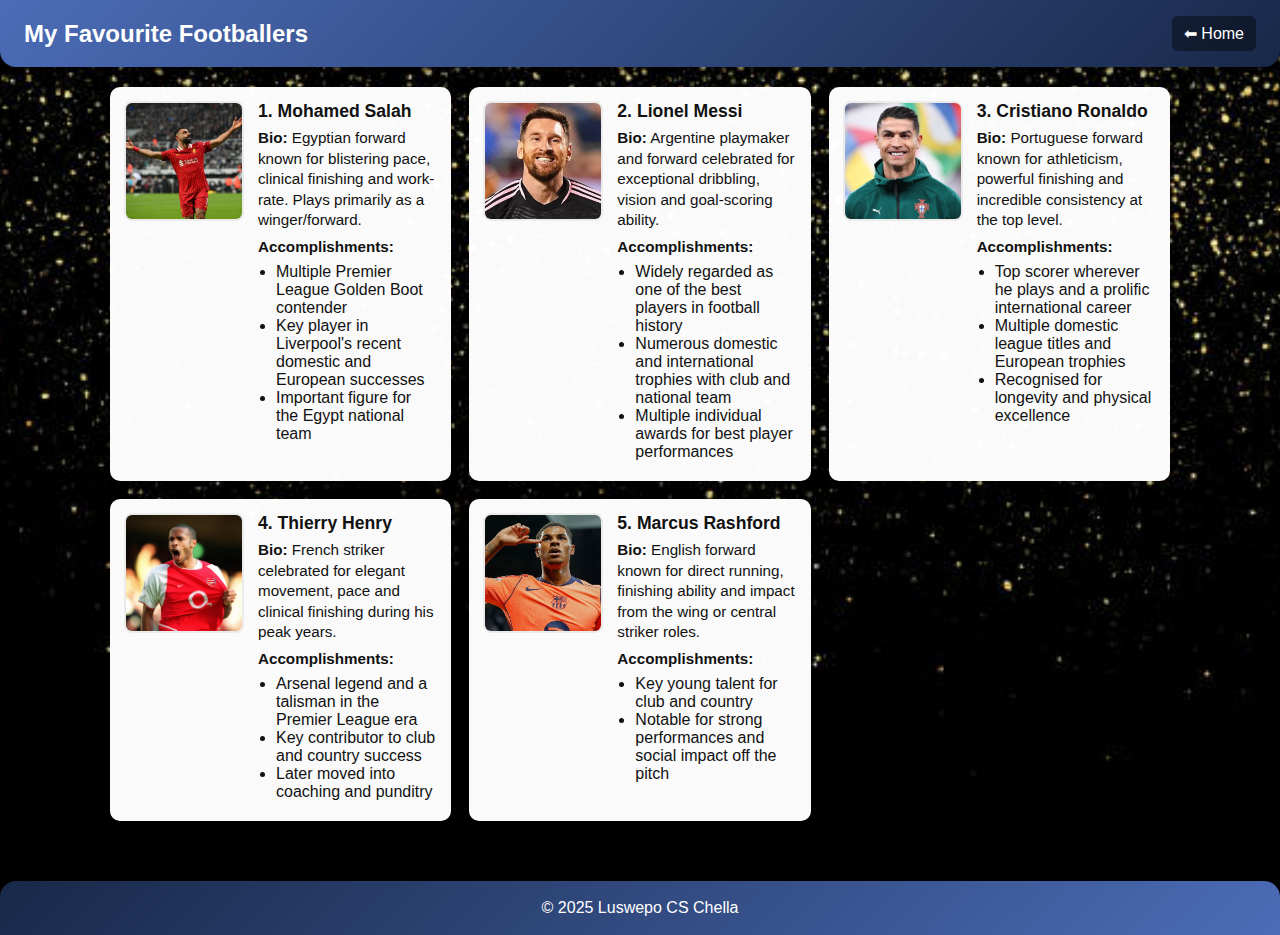
<file: footballers.html>
<!DOCTYPE html>
<html lang="en">
<head>
  <meta charset="utf-8" />
  <meta name="viewport" content="width=device-width,initial-scale=1" />
  <title>My Favourite Footballers</title>
  <link rel="stylesheet" href="style.css" />
</head>
<body>
  <header class="site-header">
    <h1>My Favourite Footballers</h1>
    <a href="H.html" class="back-link">⬅ Home</a>
  </header>

  <main>
    <section class="cards">
      
      <article class="card">
        <img src="salah.jpg" alt="Mohamed Salah" class="card-image">
        <div class="card-body">
          <h2>1. Mohamed Salah</h2>
          <p><strong>Bio:</strong> Egyptian forward known for blistering pace, clinical finishing and work-rate. Plays primarily as a winger/forward.</p>
          <p><strong>Accomplishments:</strong>
            <ul>
              <li>Multiple Premier League Golden Boot contender</li>
              <li>Key player in Liverpool's recent domestic and European successes</li>
              <li>Important figure for the Egypt national team</li>
            </ul>
          </p>
        </div>
      </article>

      
      <article class="card">
        <img src="messi.jpg" alt="Lionel Messi" class="card-image">
        <div class="card-body">
          <h2>2. Lionel Messi</h2>
          <p><strong>Bio:</strong> Argentine playmaker and forward celebrated for exceptional dribbling, vision and goal-scoring ability.</p>
          <p><strong>Accomplishments:</strong>
            <ul>
              <li>Widely regarded as one of the best players in football history</li>
              <li>Numerous domestic and international trophies with club and national team</li>
              <li>Multiple individual awards for best player performances</li>
            </ul>
          </p>
        </div>
      </article>

      
      <article class="card">
        <img src="ronaldo.jpg" alt="Cristiano Ronaldo" class="card-image">
        <div class="card-body">
          <h2>3. Cristiano Ronaldo</h2>
          <p><strong>Bio:</strong> Portuguese forward known for athleticism, powerful finishing and incredible consistency at the top level.</p>
          <p><strong>Accomplishments:</strong>
            <ul>
              <li>Top scorer wherever he plays and a prolific international career</li>
              <li>Multiple domestic league titles and European trophies</li>
              <li>Recognised for longevity and physical excellence</li>
            </ul>
          </p>
        </div>
      </article>

      
      <article class="card">
        <img src="henry.jpg" alt="Thierry Henry" class="card-image">
        <div class="card-body">
          <h2>4. Thierry Henry</h2>
          <p><strong>Bio:</strong> French striker celebrated for elegant movement, pace and clinical finishing during his peak years.</p>
          <p><strong>Accomplishments:</strong>
            <ul>
              <li>Arsenal legend and a talisman in the Premier League era</li>
              <li>Key contributor to club and country success</li>
              <li>Later moved into coaching and punditry</li>
            </ul>
          </p>
        </div>
      </article>

      
      <article class="card">
        <img src="Rashford.jpg" alt="Marcus Rashford" class="card-image">
        <div class="card-body">
          <h2>5. Marcus Rashford</h2>
          <p><strong>Bio:</strong> English forward known for direct running, finishing ability and impact from the wing or central striker roles.</p>
          <p><strong>Accomplishments:</strong>
            <ul>
              <li>Key young talent for club and country</li>
              <li>Notable for strong performances and social impact off the pitch</li>
            </ul>
          </p>
        </div>
      </article>
    </section>
  </main>

  <footer><p>© 2025 Luswepo CS Chella</p></footer>
</body>
</html>
</file>
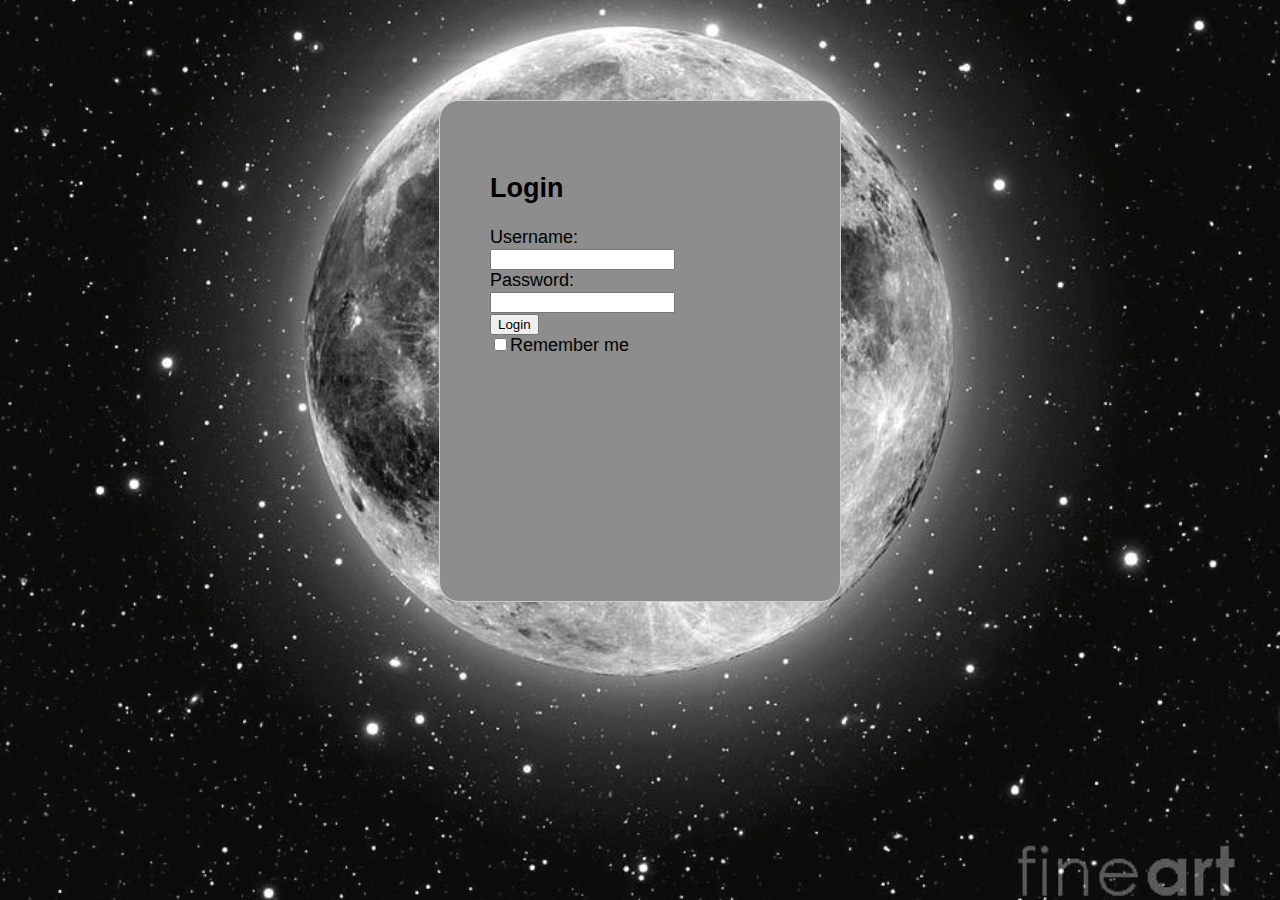
<file: login.html>
<!DOCTYPE html>
<html>
<head>
  <title>MyCatalogu.co</title>
  <style>
    body {
      background-image: url('black.jpg'); 
      background-size: cover;   
      background-position: center;
    }

    form {
      font-family: 'Franklin Gothic Medium', 'Arial Narrow', Arial, sans-serif;
      font-size: large;
      background: rgb(141, 141, 141);  
      padding: 50px;
      margin: 100px auto; 
      width: 300px;
      height: 400px;
      border: 1px solid #ccc;
      border-radius: 20px;
    }
  </style>
</head>
<body>
  <form onsubmit="return myForm()">
    <h2>Login</h2>
    <label>Username:</label><br>
    <input type="text" name="username" id="user"><br>
    <label for="">Password:</label><br>
    <input type="password" name="password" id="pass"><br>
    <input type="submit" value="Login"><br>
    <input type="checkbox" id="cb">Remember me</input>
  </form>
  <script src="script.js"></script>
</body>
</html>
</file>
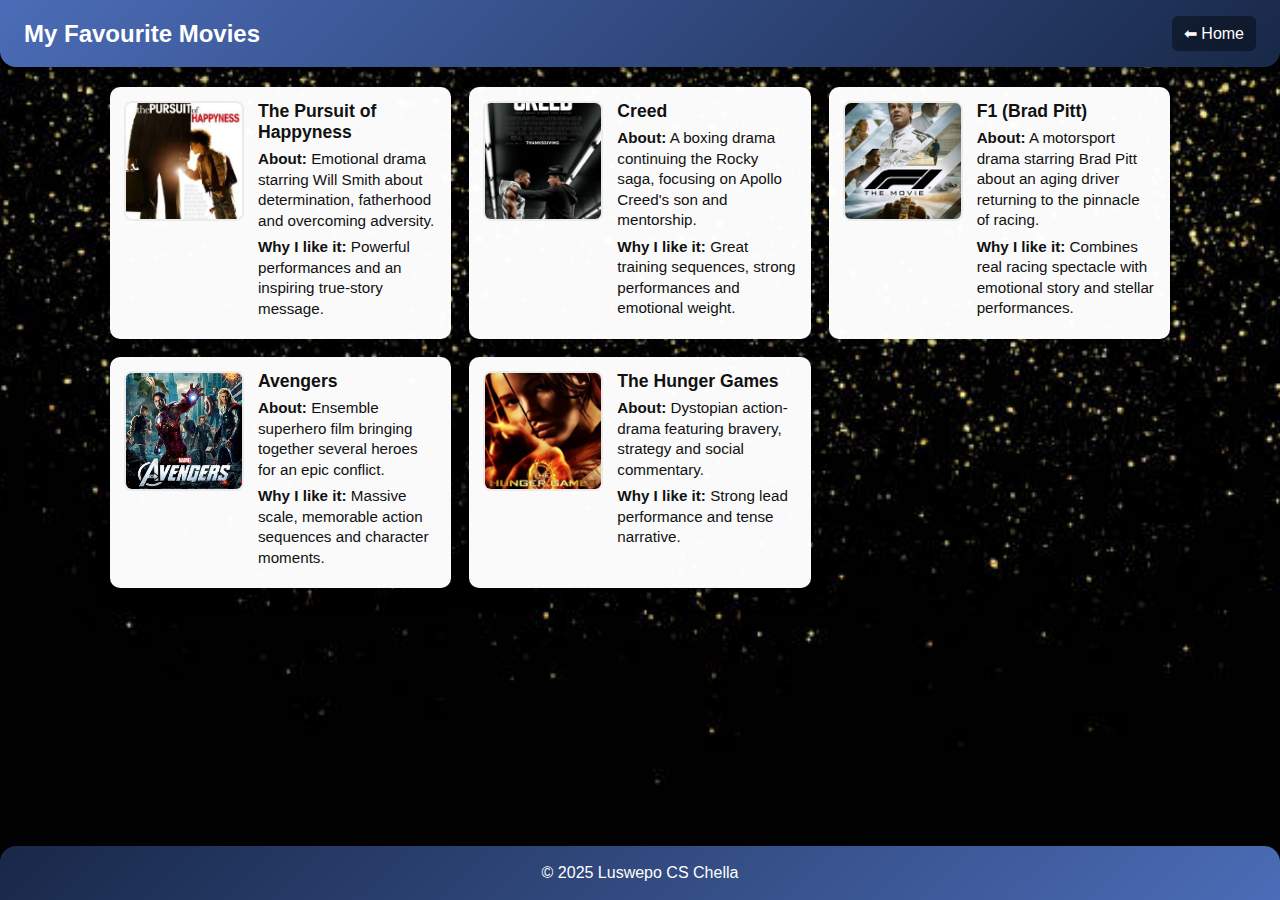
<file: movies.html>
<!DOCTYPE html>
<html lang="en">
<head>
  <meta charset="utf-8" />
  <meta name="viewport" content="width=device-width,initial-scale=1" />
  <title>My Favourite Movies</title>
  <link rel="stylesheet" href="style.css" />
</head>
<body>
  <header class="site-header">
    <h1>My Favourite Movies</h1>
    <a href="H.html" class="back-link">⬅ Home</a>
  </header>

  <main>
    <section class="cards">
      
      <article class="card">
        <img src="pursuit.jpg" alt="The Pursuit of Happyness" class="card-image">
        <div class="card-body">
          <h2>The Pursuit of Happyness</h2>
          <p><strong>About:</strong> Emotional drama starring Will Smith about determination, fatherhood and overcoming adversity.</p>
          <p><strong>Why I like it:</strong> Powerful performances and an inspiring true-story message.</p>
        </div>
      </article>

    
      <article class="card">
        <img src="creed.jpg" alt="Creed" class="card-image">
        <div class="card-body">
          <h2>Creed</h2>
          <p><strong>About:</strong> A boxing drama continuing the Rocky saga, focusing on Apollo Creed's son and mentorship.</p>
          <p><strong>Why I like it:</strong> Great training sequences, strong performances and emotional weight.</p>
        </div>
      </article>

      
<article class="card">
  <img src="f1.jpg" alt="F1 Movie" class="card-image">
  <div class="card-body">
    <h2>F1 (Brad Pitt)</h2>
    <p><strong>About:</strong> A motorsport drama starring Brad Pitt about an aging driver returning to the pinnacle of racing.</p>
    <p><strong>Why I like it:</strong> Combines real racing spectacle with emotional story and stellar performances.</p>
  </div>
</article>

      
      <article class="card">
        <img src="avengers.jpg" alt="Avengers" class="card-image">
        <div class="card-body">
          <h2>Avengers</h2>
          <p><strong>About:</strong> Ensemble superhero film bringing together several heroes for an epic conflict.</p>
          <p><strong>Why I like it:</strong> Massive scale, memorable action sequences and character moments.</p>
        </div>
      </article>

      
      <article class="card">
        <img src="hunger.jpg" alt="Hunger Games" class="card-image">
        <div class="card-body">
          <h2>The Hunger Games</h2>
          <p><strong>About:</strong> Dystopian action-drama featuring bravery, strategy and social commentary.</p>
          <p><strong>Why I like it:</strong> Strong lead performance and tense narrative.</p>
        </div>
      </article>
    </section>
  </main>

  <footer><p>© 2025 Luswepo CS Chella</p></footer>
</body>
</html>
</file>
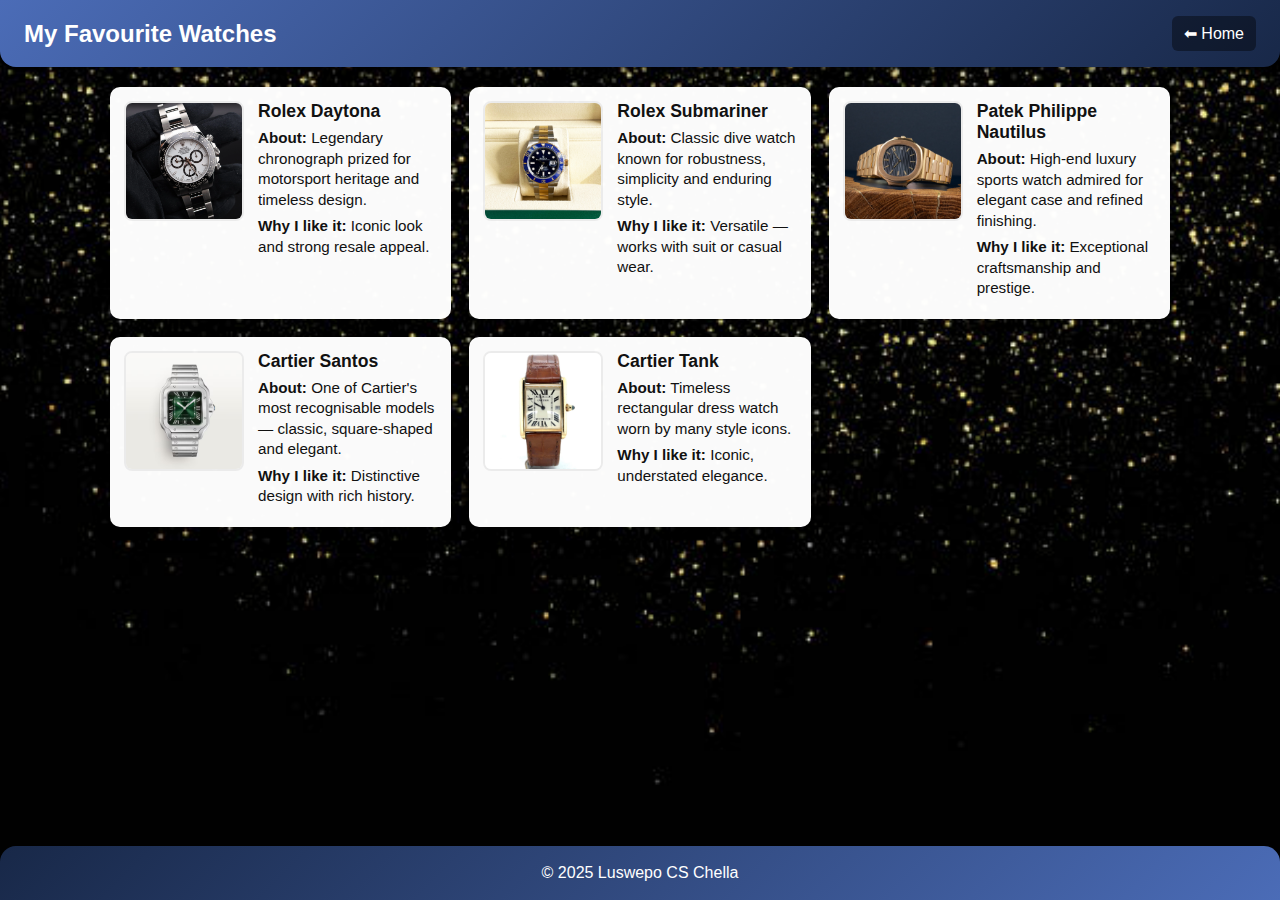
<file: watches.html>
<!DOCTYPE html>
<html lang="en">
<head>
  <meta charset="utf-8" />
  <meta name="viewport" content="width=device-width,initial-scale=1" />
  <title>My Favourite Watches</title>
  <link rel="stylesheet" href="style.css" />
</head>
<body>
  <header class="site-header">
    <h1>My Favourite Watches</h1>
    <a href="index.html" class="back-link">⬅ Home</a>
  </header>

  <main>
    <section class="cards">
      
      <article class="card">
        <img src="daytona.jpg" alt="Rolex Daytona" class="card-image">
        <div class="card-body">
          <h2>Rolex Daytona</h2>
          <p><strong>About:</strong> Legendary chronograph prized for motorsport heritage and timeless design.</p>
          <p><strong>Why I like it:</strong> Iconic look and strong resale appeal.</p>
        </div>
      </article>

    
      <article class="card">
        <img src="submariner.jpg" alt="Rolex Submariner" class="card-image">
        <div class="card-body">
          <h2>Rolex Submariner</h2>
          <p><strong>About:</strong> Classic dive watch known for robustness, simplicity and enduring style.</p>
          <p><strong>Why I like it:</strong> Versatile — works with suit or casual wear.</p>
        </div>
      </article>

      
      <article class="card">
        <img src="patek.jpg" alt="Patek Philippe Nautilus" class="card-image">
        <div class="card-body">
          <h2>Patek Philippe Nautilus</h2>
          <p><strong>About:</strong> High-end luxury sports watch admired for elegant case and refined finishing.</p>
          <p><strong>Why I like it:</strong> Exceptional craftsmanship and prestige.</p>
        </div>
      </article>

      
      <article class="card">
        <img src="santos.jpg" alt="Cartier Santos" class="card-image">
        <div class="card-body">
          <h2>Cartier Santos</h2>
          <p><strong>About:</strong> One of Cartier's most recognisable models — classic, square-shaped and elegant.</p>
          <p><strong>Why I like it:</strong> Distinctive design with rich history.</p>
        </div>
      </article>

      
      <article class="card">
        <img src="tank.jpg" alt="Cartier Tank" class="card-image">
        <div class="card-body">
          <h2>Cartier Tank</h2>
          <p><strong>About:</strong> Timeless rectangular dress watch worn by many style icons.</p>
          <p><strong>Why I like it:</strong> Iconic, understated elegance.</p>
        </div>
      </article>
    </section>
  </main>

  <footer><p>© 2025 Luswepo CS Chella</p></footer>
</body>
</html>
</file>
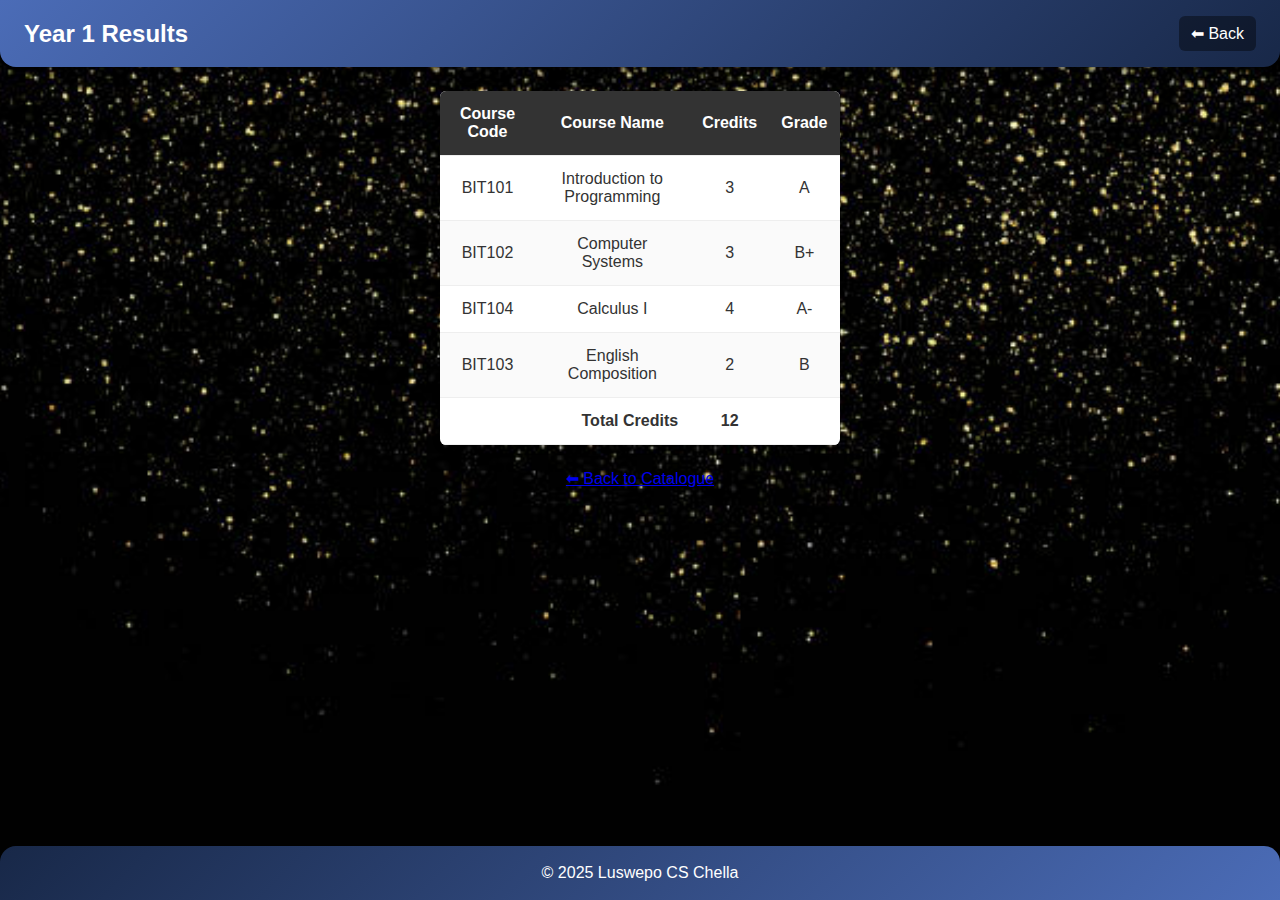
<file: Year1.html>
<!DOCTYPE html>
<html lang="en">
<head>
  <meta charset="utf-8" />
  <meta name="viewport" content="width=device-width,initial-scale=1" />
  <title>Year 1 Results</title>
  <link rel="stylesheet" href="style.css" />
</head>
<body>
  <header class="site-header">
    <h1>Year 1 Results</h1>
    <a href="H.html" class="back-link">⬅ Back</a>
  </header>

  <main>
    <table class="results-table" aria-label="Year 1 results">
      <thead>
        <tr><th>Course Code</th><th>Course Name</th><th>Credits</th><th>Grade</th></tr>
      </thead>
      <tbody>
        <tr><td>BIT101</td><td>Introduction to Programming</td><td>3</td><td>A</td></tr>
        <tr><td>BIT102</td><td>Computer Systems</td><td>3</td><td>B+</td></tr>
        <tr><td>BIT104</td><td>Calculus I</td><td>4</td><td>A-</td></tr>
        <tr><td>BIT103</td><td>English Composition</td><td>2</td><td>B</td></tr>
        <tr class="totals"><td colspan="2" style="text-align:right; padding-right:12px;">Total Credits</td><td>12</td><td></td></tr>
      </tbody>
    </table>
    <p style="text-align:center;"><a href="index.html">⬅ Back to Catalogue</a></p>
  </main>

  <footer><p>© 2025 Luswepo CS Chella</p></footer>
</body>
</html>
</file>
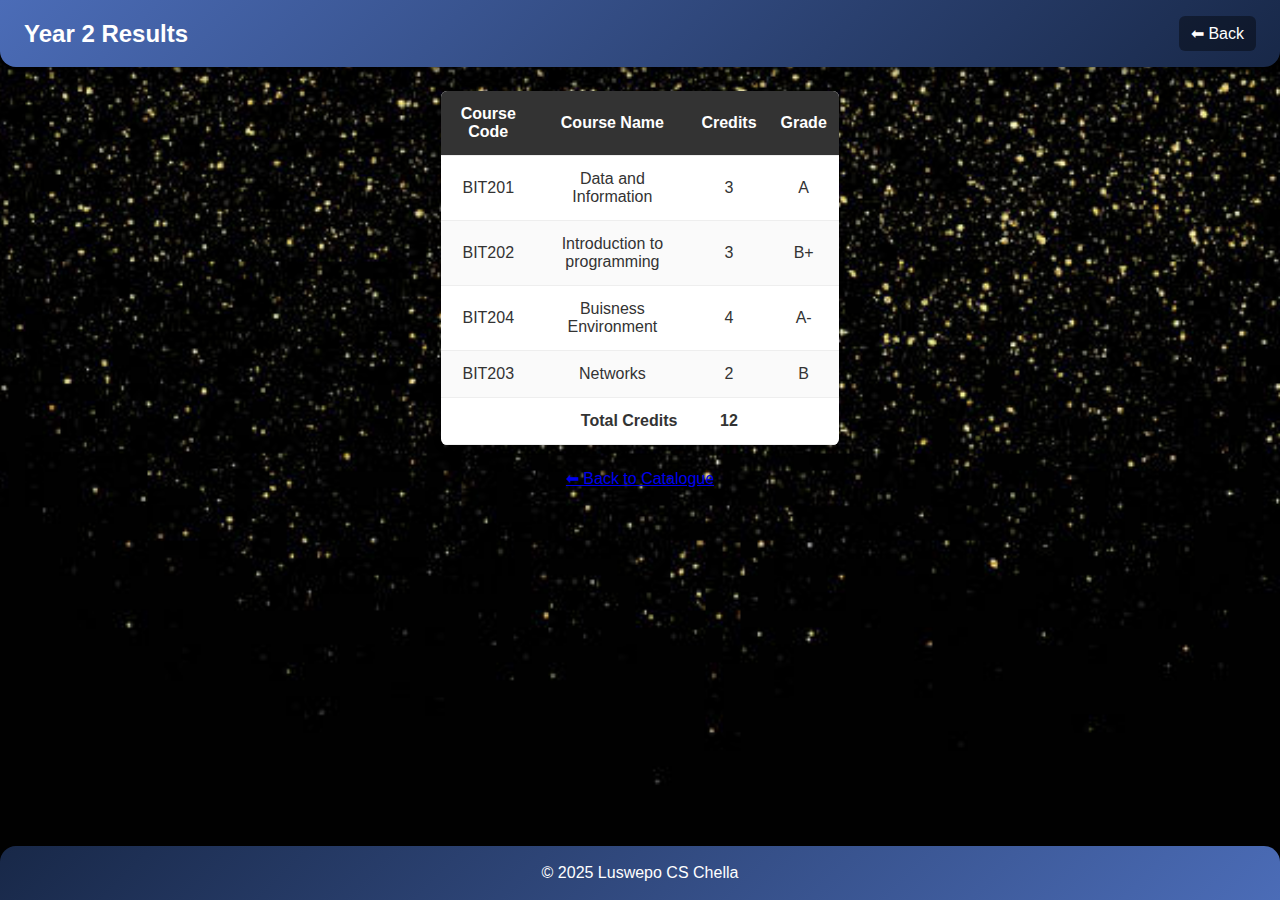
<file: Year2.html>
<!DOCTYPE html>
<html lang="en">
<head>
  <meta charset="utf-8" />
  <meta name="viewport" content="width=device-width,initial-scale=1" />
  <title>Year 2 Results</title>
  <link rel="stylesheet" href="style.css" />
</head>
<body>
  <header class="site-header">
    <h1>Year 2 Results</h1>
    <a href="index.html" class="back-link">⬅ Back</a>
  </header>

  <main>
    <table class="results-table" aria-label="Year 2 results">
      <thead>
        <tr><th>Course Code</th><th>Course Name</th><th>Credits</th><th>Grade</th></tr>
      </thead>
      <tbody>
       <tr><td>BIT201</td><td>Data and Information</td><td>3</td><td>A</td></tr>
        <tr><td>BIT202</td><td>Introduction to programming</td><td>3</td><td>B+</td></tr>
        <tr><td>BIT204</td><td>Buisness Environment</td><td>4</td><td>A-</td></tr>
        <tr><td>BIT203</td><td>Networks</td><td>2</td><td>B</td></tr>
        <tr class="totals"><td colspan="2" style="text-align:right; padding-right:12px;">Total Credits</td><td>12</td><td></td></tr>
      </tbody>
    </table>
    <p style="text-align:center;"><a href="index.html">⬅ Back to Catalogue</a></p>
  </main>

  <footer><p>© 2025 Luswepo CS Chella</p></footer>
</body>
</html>
</file>
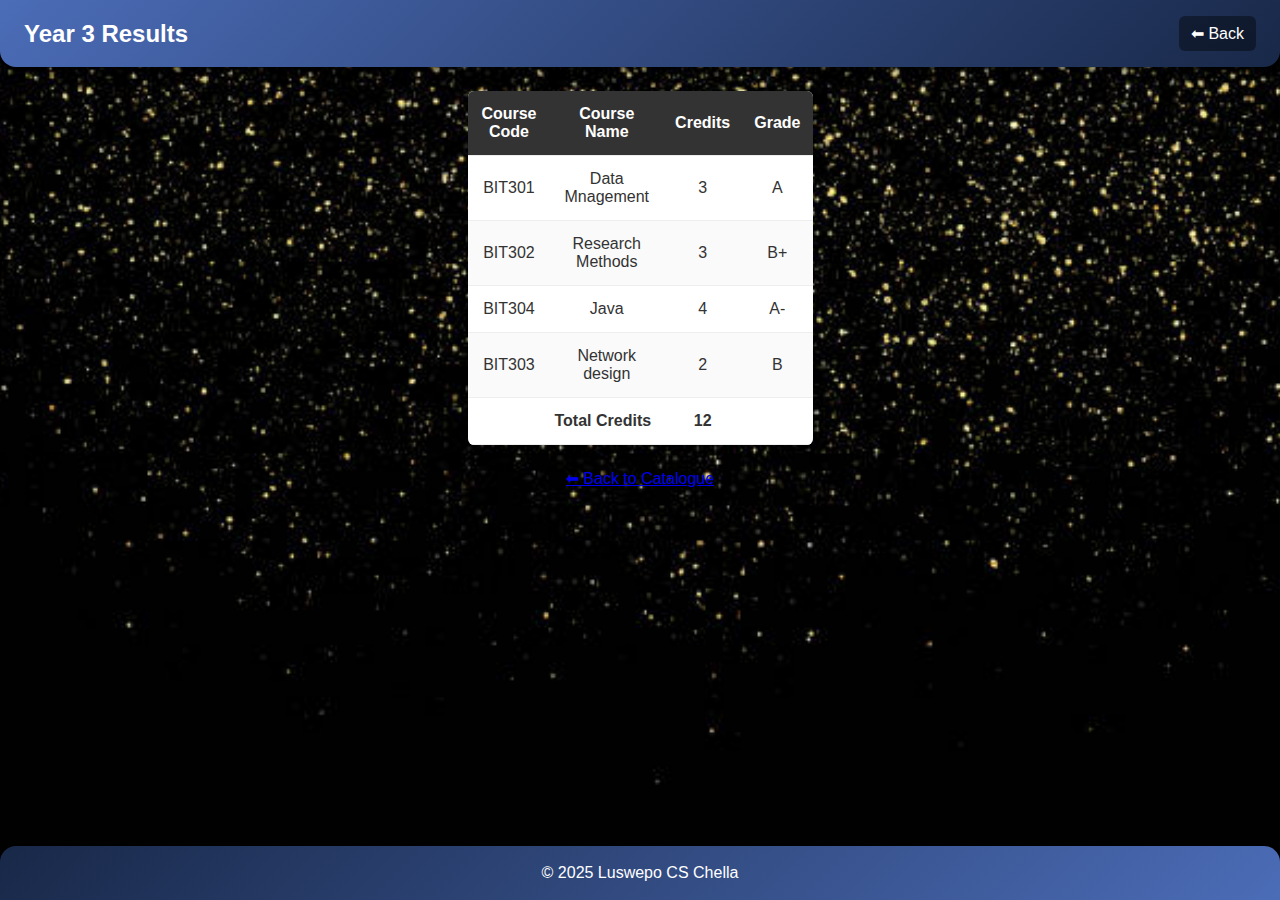
<file: Year3.html>
<!DOCTYPE html>
<html lang="en">
<head>
  <meta charset="utf-8" />
  <meta name="viewport" content="width=device-width,initial-scale=1" />
  <title>Year 3 Results</title>
  <link rel="stylesheet" href="style.css" />
</head>
<body>
  <header class="site-header">
    <h1>Year 3 Results</h1>
    <a href="H.html" class="back-link">⬅ Back</a>
  </header>

  <main>
    <table class="results-table" aria-label="Year 3 results">
      <thead>
        <tr><th>Course Code</th><th>Course Name</th><th>Credits</th><th>Grade</th></tr>
      </thead>
      <tbody>
        <tr><td>BIT301</td><td>Data Mnagement</td><td>3</td><td>A</td></tr>
        <tr><td>BIT302</td><td>Research Methods</td><td>3</td><td>B+</td></tr>
        <tr><td>BIT304</td><td>Java</td><td>4</td><td>A-</td></tr>
        <tr><td>BIT303</td><td>Network design</td><td>2</td><td>B</td></tr>
        <tr class="totals"><td colspan="2" style="text-align:right; padding-right:12px;">Total Credits</td><td>12</td><td></td></tr>
      </tbody>
    </table>
    <p style="text-align:center;"><a href="index.html">⬅ Back to Catalogue</a></p>
  </main>

  <footer><p>© 2025 Luswepo CS Chella</p></footer>
</body>
</html>
</file>
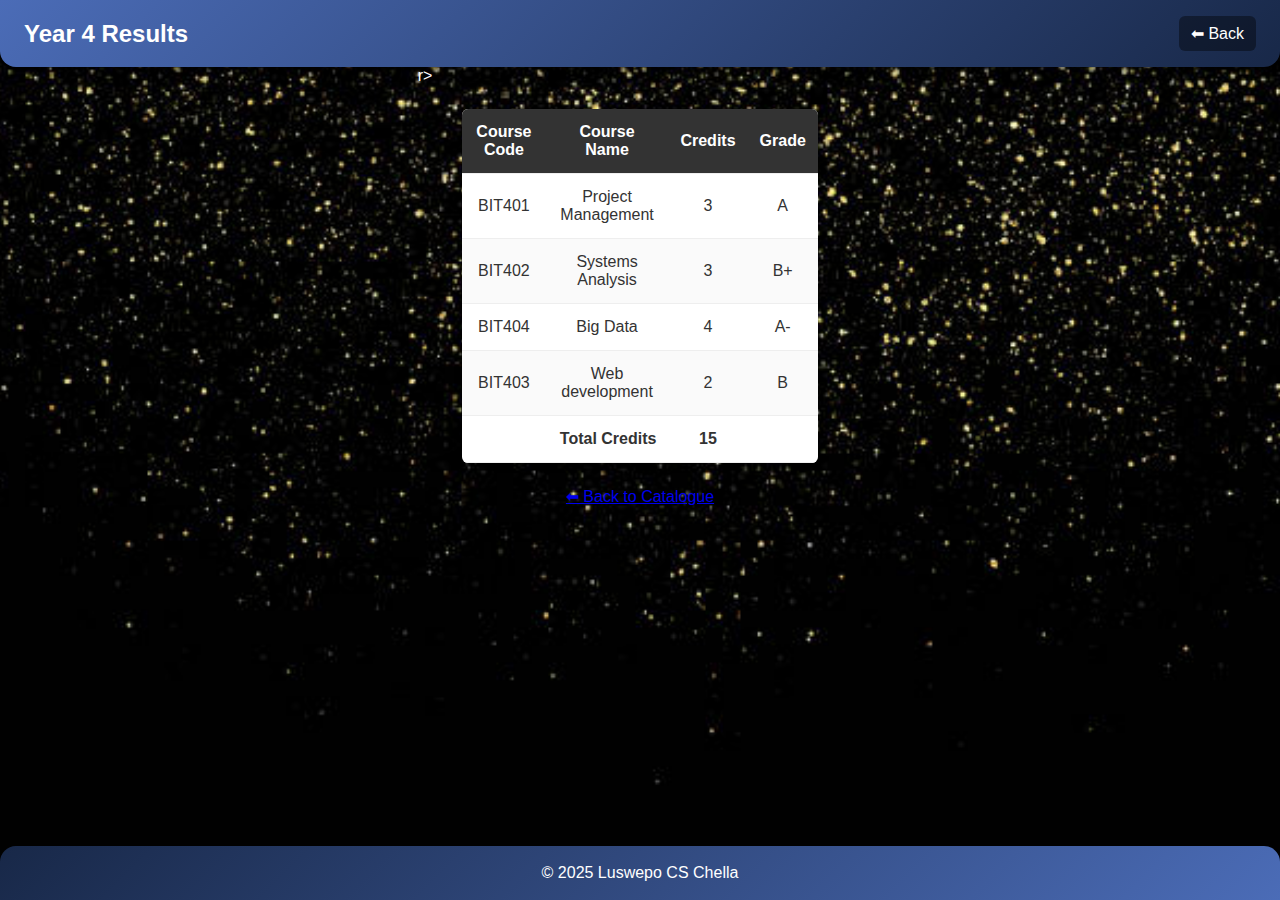
<file: Year4.html>
<!DOCTYPE html>
<html lang="en">
<head>
  <meta charset="utf-8" />
  <meta name="viewport" content="width=device-width,initial-scale=1" />
  <title>Year 4 Results</title>
  <link rel="stylesheet" href="style.css" />
</head>
<body>
  <header class="site-header">
    <h1>Year 4 Results</h1>
    <a href="H.html" class="back-link">⬅ Back</a>
  </header>

  <main>
    <table class="results-table" aria-label="Year 4 results">
      <thead>
        <tr><th>Course Code</th><th>Course Name</th><th>Credits</th><th>Grade</th></tr>
      </thead>
      <tbody>
        <tr><td>BIT401</td><td>Project Management</td><td>3</td><td>A</td></tr>
        <tr><td>BIT402</td><td>Systems Analysis</td><td>3</td><td>B+</td></tr>
        <tr><td>BIT404</td><td>Big Data</td><td>4</td><td>A-</td></tr>
        <tr><td>BIT403</td><td>Web development</td><td>2</td><td>B</td></tr>r>
        <tr class="totals"><td colspan="2" style="text-align:right; padding-right:12px;">Total Credits</td><td>15</td><td></td></tr>
      </tbody>
    </table>
    <p style="text-align:center;"><a href="index.html">⬅ Back to Catalogue</a></p>
  </main>

  <footer><p>© 2025 Luswepo CS Chella</p></footer>
</body>
</html>
</file>
<file: style.css>
* { box-sizing: border-box; margin: 0; padding: 0; }


body {
  font-family: Arial, Helvetica, sans-serif;
  min-height: 100vh;
  display: flex;
  flex-direction: column;
  background-image: url('home.jpg'); 
  background-size: cover;
  background-position: center;
  color: #fff;
  margin: 0;
}


.site-header {
  display: flex;
  align-items: center;
  justify-content: space-between;
  padding: 16px 24px;
  border-radius: 0 0 16px 16px;
  background: linear-gradient(135deg, #4b6cb7 0%, #182848 100%); 
  box-shadow: 0 4px 10px rgba(0,0,0,0.5);
}
.site-header h1 { 
  font-size: 1.5rem; 
  color: #fff;
}
.header-profile { 
  width: 80px;       
  height: 80px;      
  object-fit: cover; 
  border-radius: 12px; 
  border: 2px solid #fff;
}


.hero { max-width: 1100px; margin: 18px auto; padding: 0 20px; }
.welcome { display:flex; justify-content:space-between; align-items:center; gap:16px; margin-bottom:12px; color:#fff; }
.welcome h1 { margin:0; font-size:1.4rem; }
#welcome-time, #datetime { font-size:0.95rem; }


.carousel-container { position: relative; max-width:100%; margin: 0 auto 18px; }
.carousel { position: relative; overflow: hidden; border-radius: 12px; box-shadow: 0 6px 18px rgba(0,0,0,0.35); }
.slide { display: none; width: 100%; }
.slide img { display:block; width:100%; height:350px; object-fit:cover; }


.prev, .next {
  position:absolute; top:50%; transform:translateY(-50%);
  background: rgba(0,0,0,0.45); color:#fff; border:none; padding:12px; cursor:pointer; border-radius:50%; font-size:18px;
  user-select:none;
}
.prev { left:12px; } .next { right:12px; }
.prev:hover, .next:hover { background: rgba(0,0,0,0.65); }


.dots { text-align:center; padding:10px 0; }
.dot { display:inline-block; width:12px; height:12px; margin:0 6px; background:rgba(255,255,255,0.45); border-radius:50%; cursor:pointer; }
.dot.active { background:#fff; box-shadow:0 0 4px rgba(0,0,0,0.5); }


main { flex:1; padding: 0 20px 40px; max-width:1100px; margin:0 auto; }
.bio p { background: rgba(0,0,0,0.45); padding: 16px; border-radius:8px; line-height:1.5; color: #fff; }


#year-results { margin-top: 16px; color: #fff; }
#yearSelect { margin-left: 8px; padding:6px; }


.results-table {
  width: 80%;
  margin: 24px auto;
  border-collapse: collapse;
  font-size: 16px;
  background: #fff;
  color: #333;
  box-shadow: 0 2px 8px rgba(0,0,0,0.12);
  border-radius:6px;
  overflow:hidden;
}
.results-table th, .results-table td { padding:14px 12px; border-bottom:1px solid #eee; text-align:center; }
.results-table thead th { background:#333; color:#fff; font-weight:600; }
.results-table tr:nth-child(even) { background:#fafafa; }
.results-table tr:hover { background:#f3f3f3; }
.results-table .totals td { font-weight:700; }


footer {
  background: linear-gradient(135deg, #182848 0%, #4b6cb7 100%); 
  color: #fff;
  text-align: center;
  padding: 18px;
  border-radius: 16px 16px 0 0;
}


.back-link { color:#fff; text-decoration:none; padding:8px 12px; background: rgba(0,0,0,0.4); border-radius:6px; }


@media (max-width:700px) {
  .slide img { height:220px; }
  .results-table { width: 96%; }
  .welcome { flex-direction: column; align-items:flex-start; gap:8px; }
  .header-profile { width:60px; height:60px; }
}

.top-nav {
  display:flex;
  gap:12px;
  justify-content:center;
  margin: 12px 0;
  padding: 6px 12px;
}
.top-nav a {
  color: #fff;
  background: rgba(0,0,0,0.45);
  padding: 8px 12px;
  border-radius: 8px;
  text-decoration: none;
}
.top-nav a:hover { background: rgba(255,255,255,0.12); }

.cards {
  display: grid;
  grid-template-columns: repeat(auto-fit, minmax(300px, 1fr));
  gap: 18px;
  margin: 20px auto;
  max-width: 1100px;
}


.card {
  display: flex;
  gap: 14px;
  background: rgba(255,255,255,0.98);
  color: #111;
  padding: 14px;
  border-radius: 10px;
  align-items: flex-start;
  box-shadow: 0 8px 20px rgba(0,0,0,0.12);
}


.card-image {
  width: 120px;
  height: 120px;
  object-fit: cover;
  border-radius: 8px;
  flex-shrink: 0;
  border: 2px solid rgba(0,0,0,0.06);
}
.card-body {
  flex: 1;
}
.card-body h2 {
  margin-top: 0;
  margin-bottom: 6px;
  font-size: 1.1rem;
}
.card-body p { margin: 6px 0; font-size: 0.95rem; line-height: 1.35; }
.card-body ul { margin: 6px 0 0 18px; }


@media (max-width: 540px) {
  .card { flex-direction: column; align-items: center; text-align: center; }
  .card-image { width: 160px; height: 160px; }
  .card-body p, .card-body h2 { text-align: center; }
}
</file>
